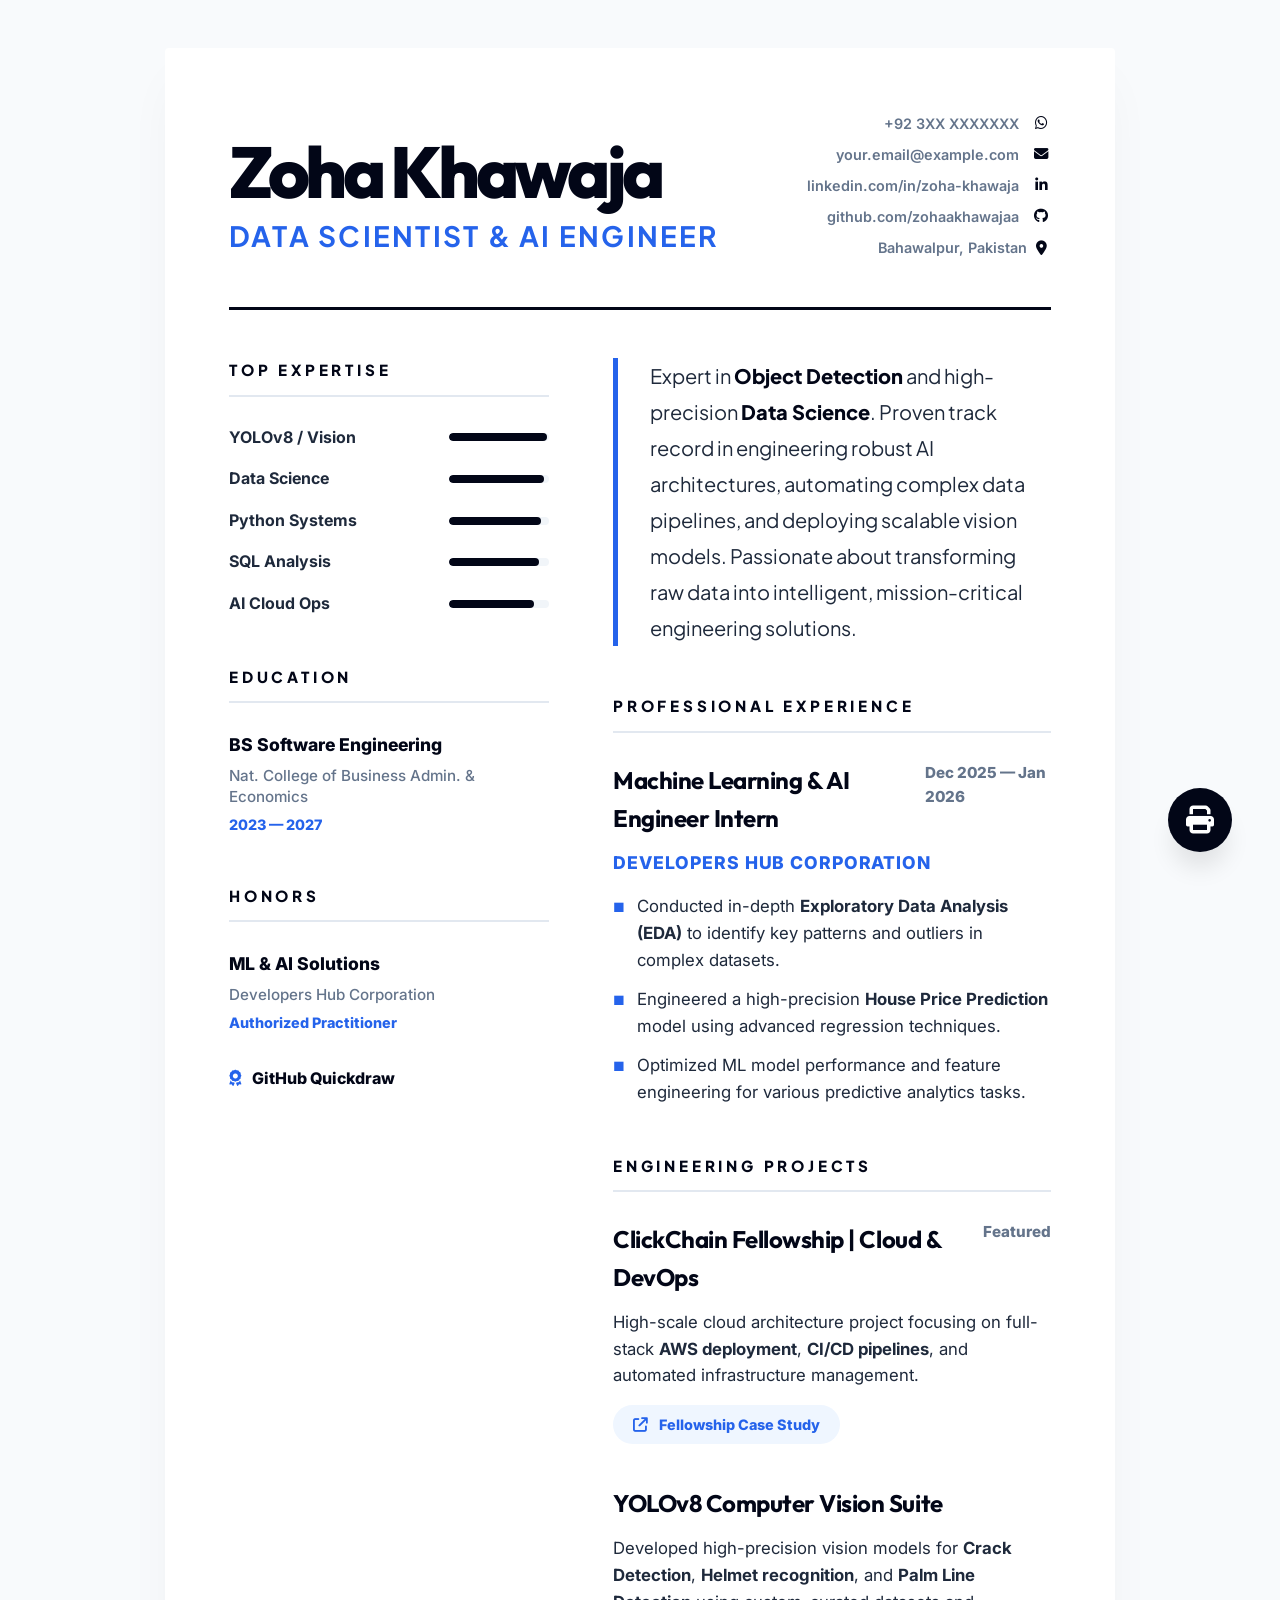
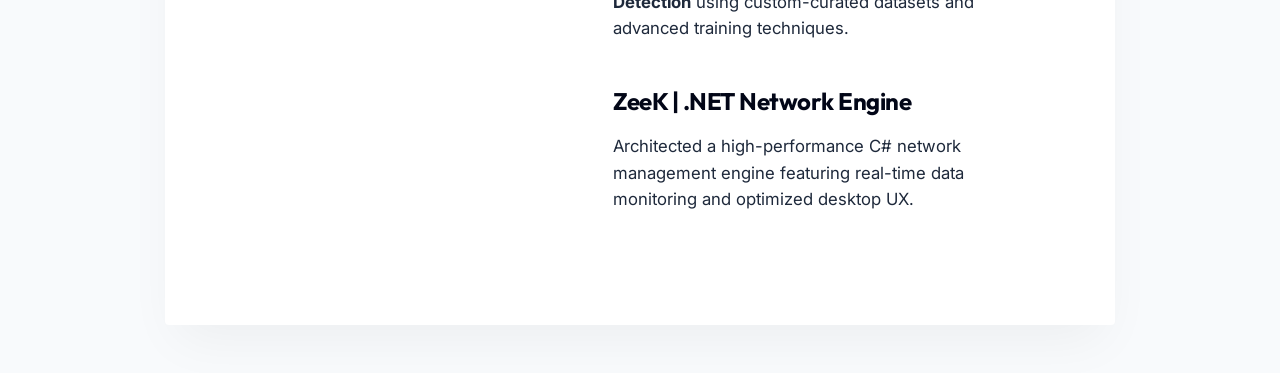
<file: resume.html>
<!DOCTYPE html>
<html lang="en">
<head>
    <meta charset="UTF-8">
    <meta name="viewport" content="width=device-width, initial-scale=1.0">
    <title>Zoha Khawaja | Data Scientist & AI Engineer</title>
    <!-- Modern Google Fonts -->
    <link href="https://fonts.googleapis.com/css2?family=Plus+Jakarta+Sans:wght@200..800&family=Outfit:wght@100..900&family=Inter:wght@100..900&display=swap" rel="stylesheet">
    <link rel="stylesheet" href="https://cdnjs.cloudflare.com/ajax/libs/font-awesome/6.5.1/css/all.min.css">
    <style>
        :root {
            --primary: #020617; /* Slate 950 */
            --accent: #2563eb;  /* Royal Blue */
            --text-base: #1e293b;
            --text-dim: #64748b;
            --line: #e2e8f0;
            --bg: #ffffff;
            --page-bg: #f8fafc;
        }

        * {
            margin: 0;
            padding: 0;
            box-sizing: border-box;
            -webkit-print-color-adjust: exact;
            print-color-adjust: exact;
        }

        body {
            font-family: 'Inter', sans-serif;
            background-color: var(--page-bg);
            color: var(--text-base);
            line-height: 1.6;
            padding: 3rem 1rem;
            display: flex;
            justify-content: center;
        }

        .resume-shell {
            background: var(--bg);
            width: 100%;
            max-width: 950px;
            min-height: 29.7cm; /* A4 height */
            padding: 4rem;
            box-shadow: 0 25px 50px -12px rgba(0, 0, 0, 0.05);
            border-radius: 4px;
            position: relative;
        }

        /* Top Header Area */
        header {
            border-bottom: 3px solid var(--primary);
            padding-bottom: 3rem;
            margin-bottom: 3rem;
            display: flex;
            justify-content: space-between;
            align-items: flex-end;
        }

        .name-set h1 {
            font-family: 'Outfit', sans-serif;
            font-size: 4.5rem;
            font-weight: 800;
            line-height: 0.85;
            color: var(--primary);
            letter-spacing: -0.06em;
            margin-bottom: 0.75rem;
        }

        .name-set .role-title {
            font-family: 'Plus Jakarta Sans', sans-serif;
            font-size: 1.75rem;
            font-weight: 700;
            color: var(--accent);
            text-transform: uppercase;
            letter-spacing: 0.08em;
        }

        .contact-grid {
            text-align: right;
            display: grid;
            gap: 0.5rem;
            font-size: 0.9rem;
            font-weight: 600;
            color: var(--text-dim);
        }

        .contact-grid a {
            color: inherit;
            text-decoration: none;
            transition: color 0.15s ease;
            display: flex;
            justify-content: flex-end;
            align-items: center;
            gap: 0.75rem;
        }

        .contact-grid a:hover {
            color: var(--accent);
        }

        .contact-grid i {
            width: 1.25rem;
            color: var(--primary);
            text-align: center;
        }

        /* Content Layout */
        .layout-grid {
            display: grid;
            grid-template-columns: 320px 1fr;
            gap: 4rem;
        }

        section {
            margin-bottom: 3rem;
        }

        h2.sec-heading {
            font-family: 'Plus Jakarta Sans', sans-serif;
            font-size: 0.95rem;
            font-weight: 800;
            text-transform: uppercase;
            letter-spacing: 0.25em;
            color: var(--primary);
            margin-bottom: 1.75rem;
            padding-bottom: 0.75rem;
            border-bottom: 2px solid var(--line);
            display: flex;
            align-items: center;
        }

        /* Left Column: Summary Hero */
        .summary-hero {
            font-size: 1.25rem;
            font-weight: 400;
            color: var(--text-base);
            margin-bottom: 3rem;
            line-height: 1.8;
            border-left: 5px solid var(--accent);
            padding-left: 2rem;
            font-family: 'Plus Jakarta Sans', sans-serif;
        }

        .summary-hero strong {
            font-weight: 800;
            color: var(--primary);
        }

        /* Sidebar Elements */
        .skill-list {
            display: flex;
            flex-direction: column;
            gap: 1rem;
        }

        .skill-item {
            display: flex;
            justify-content: space-between;
            align-items: center;
            font-size: 1rem;
            font-weight: 700;
        }

        .skill-item .bar-outer {
            width: 100px;
            height: 8px;
            background: #f1f5f9;
            border-radius: 99px;
            overflow: hidden;
        }

        .skill-item .bar-inner {
            height: 100%;
            background: var(--primary);
            border-radius: 99px;
        }

        .edu-block {
            margin-bottom: 2rem;
        }

        .edu-block .degree {
            font-weight: 800;
            font-size: 1.1rem;
            color: var(--primary);
        }

        .edu-block .institution {
            font-size: 0.95rem;
            color: var(--text-dim);
            margin: 0.35rem 0;
            font-weight: 500;
            line-height: 1.4;
        }

        .edu-block .period {
            font-size: 0.9rem;
            font-weight: 800;
            color: var(--accent);
        }

        /* Experience & Projects */
        .experience-card {
            margin-bottom: 2.5rem;
        }

        .exp-head {
            display: flex;
            justify-content: space-between;
            align-items: flex-start;
            margin-bottom: 0.75rem;
        }

        .exp-head h3 {
            font-family: 'Outfit', sans-serif;
            font-size: 1.5rem;
            font-weight: 700;
            color: var(--primary);
            letter-spacing: -0.02em;
        }

        .exp-head .timeline {
            font-size: 0.95rem;
            font-weight: 800;
            color: var(--text-dim);
        }

        .exp-org {
            font-weight: 800;
            color: var(--accent);
            font-size: 1.1rem;
            margin-bottom: 1rem;
            text-transform: uppercase;
            letter-spacing: 0.05em;
        }

        ul.points {
            list-style: none;
            display: grid;
            gap: 0.75rem;
        }

        ul.points li {
            position: relative;
            padding-left: 1.5rem;
            font-size: 1.05rem;
            line-height: 1.6;
        }

        ul.points li::before {
            content: "■";
            position: absolute;
            left: 0;
            color: var(--accent);
            font-size: 0.8rem;
            top: 0.3rem;
        }

        .project-meta {
            margin-top: 1rem;
        }

        .link-pill {
            display: inline-flex;
            align-items: center;
            gap: 0.75rem;
            color: var(--accent);
            text-decoration: none;
            padding: 0.5rem 1.25rem;
            background: #eff6ff;
            border-radius: 99px;
            font-size: 0.9rem;
            font-weight: 800;
            transition: all 0.2s cubic-bezier(0.4, 0, 0.2, 1);
        }

        .link-pill:hover {
            background: var(--accent);
            color: white;
            transform: translateY(-2px);
            box-shadow: 0 4px 12px rgba(37, 99, 235, 0.2);
        }

        /* FAB for Print */
        .print-trigger {
            position: fixed;
            bottom: 3rem;
            right: 3rem;
            width: 4rem;
            height: 4rem;
            background: var(--primary);
            color: white;
            border-radius: 50%;
            display: flex;
            align-items: center;
            justify-content: center;
            font-size: 1.75rem;
            cursor: pointer;
            box-shadow: 0 20px 25px -5px rgba(0, 0, 0, 0.1);
            z-index: 999;
            transition: all 0.3s ease;
        }
        .print-trigger:hover { 
            transform: scale(1.1) rotate(5deg);
            background: var(--accent);
        }

        @media print {
            body { padding: 0; background: white; }
            .resume-shell { 
                box-shadow: none !important; 
                padding: 1cm !important; 
                width: 100%; 
                max-width: 100%; 
                min-height: auto;
            }
            .print-trigger { display: none; }
            @page {
                size: A4;
                margin: 0;
            }
        }
    </style>
</head>
<body>

    <div class="resume-shell">
        <header>
            <div class="name-set">
                <h1>Zoha Khawaja</h1>
                <div class="role-title">Data Scientist & AI Engineer</div>
            </div>
            <div class="contact-grid">
                <a href="#">+92 3XX XXXXXXX <i class="fab fa-whatsapp"></i></a>
                <a href="#">your.email@example.com <i class="fas fa-envelope"></i></a>
                <a href="https://www.linkedin.com/in/zoha-khawaja-99671831b/" target="_blank">linkedin.com/in/zoha-khawaja <i class="fab fa-linkedin-in"></i></a>
                <a href="https://github.com/zohaakhawajaa" target="_blank">github.com/zohaakhawajaa <i class="fab fa-github"></i></a>
                <span>Bahawalpur, Pakistan <i class="fas fa-location-dot"></i></span>
            </div>
        </header>

        <div class="layout-grid">
            <aside>
                <section>
                    <h2 class="sec-heading">Top Expertise</h2>
                    <div class="skill-list">
                        <div class="skill-item"><span>YOLOv8 / Vision</span> <div class="bar-outer"><div class="bar-inner" style="width: 98%;"></div></div></div>
                        <div class="skill-item"><span>Data Science</span> <div class="bar-outer"><div class="bar-inner" style="width: 95%;"></div></div></div>
                        <div class="skill-item"><span>Python Systems</span> <div class="bar-outer"><div class="bar-inner" style="width: 92%;"></div></div></div>
                        <div class="skill-item"><span>SQL Analysis</span> <div class="bar-outer"><div class="bar-inner" style="width: 90%;"></div></div></div>
                        <div class="skill-item"><span>AI Cloud Ops</span> <div class="bar-outer"><div class="bar-inner" style="width: 85%;"></div></div></div>
                    </div>
                </section>

                <section>
                    <h2 class="sec-heading">Education</h2>
                    <div class="edu-block">
                        <div class="degree">BS Software Engineering</div>
                        <div class="institution">Nat. College of Business Admin. & Economics</div>
                        <div class="period">2023 — 2027</div>
                    </div>
                </section>

                <section>
                    <h2 class="sec-heading">Honors</h2>
                    <div class="edu-block">
                        <div class="degree">ML & AI Solutions</div>
                        <div class="institution">Developers Hub Corporation</div>
                        <div class="period">Authorized Practitioner</div>
                    </div>
                    <div class="edu-block">
                        <span style="font-size: 1rem; font-weight: 800; color: var(--primary);"><i class="fas fa-award" style="color: var(--accent); margin-right: 0.5rem;"></i> GitHub Quickdraw</span>
                    </div>
                </section>
            </aside>

            <main>
                <div class="summary-hero">
                    Expert in <strong>Object Detection</strong> and high-precision <strong>Data Science</strong>. 
                    Proven track record in engineering robust AI architectures, automating complex data pipelines, and 
                    deploying scalable vision models. Passionate about transforming raw data into 
                    intelligent, mission-critical engineering solutions.
                </div>

                <section>
                    <h2 class="sec-heading">Professional Experience</h2>
                    <div class="experience-card">
                        <div class="exp-head">
                            <h3>Machine Learning & AI Engineer Intern</h3>
                            <span class="timeline">Dec 2025 — Jan 2026</span>
                        </div>
                        <div class="exp-org">Developers Hub Corporation</div>
                        <ul class="points">
                            <li>Conducted in-depth <strong>Exploratory Data Analysis (EDA)</strong> to identify key patterns and outliers in complex datasets.</li>
                            <li>Engineered a high-precision <strong>House Price Prediction</strong> model using advanced regression techniques.</li>
                            <li>Optimized ML model performance and feature engineering for various predictive analytics tasks.</li>
                        </ul>
                    </div>
                </section>

                <section>
                    <h2 class="sec-heading">Engineering Projects</h2>
                    <div class="experience-card">
                        <div class="exp-head">
                            <h3>ClickChain Fellowship | Cloud & DevOps</h3>
                            <span class="timeline">Featured</span>
                        </div>
                        <p style="font-size: 1.05rem; margin-bottom: 1rem; line-height: 1.6;">
                            High-scale cloud architecture project focusing on full-stack <strong>AWS deployment</strong>, <strong>CI/CD pipelines</strong>, and automated infrastructure management.
                        </p>
                        <a href="https://www.linkedin.com/posts/zoha-khawaja-99671831b_built-and-deployed-on-aws-my-clickchain-activity-7440325307993153536-bcNY" class="link-pill" target="_blank">
                            <i class="fas fa-external-link"></i> Fellowship Case Study
                        </a>
                    </div>

                    <div class="experience-card">
                        <div class="exp-head">
                            <h3>YOLOv8 Computer Vision Suite</h3>
                        </div>
                        <p style="font-size: 1.05rem; line-height: 1.6;">
                            Developed high-precision vision models for <strong>Crack Detection</strong>, <strong>Helmet recognition</strong>, 
                            and <strong>Palm Line Detection</strong> using custom-curated datasets and advanced training techniques.
                        </p>
                    </div>

                    <div class="experience-card">
                        <div class="exp-head">
                            <h3>ZeeK | .NET Network Engine</h3>
                        </div>
                        <p style="font-size: 1.05rem; line-height: 1.6;">
                            Architected a high-performance C# network management engine featuring real-time data monitoring and optimized desktop UX.
                        </p>
                    </div>
                </section>
            </main>
        </div>
    </div>

    <!-- Web Print Button -->
    <div class="print-trigger no-print" onclick="window.print()" title="Print to PDF">
        <i class="fas fa-print"></i>
    </div>

</body>
</html>
</file>
